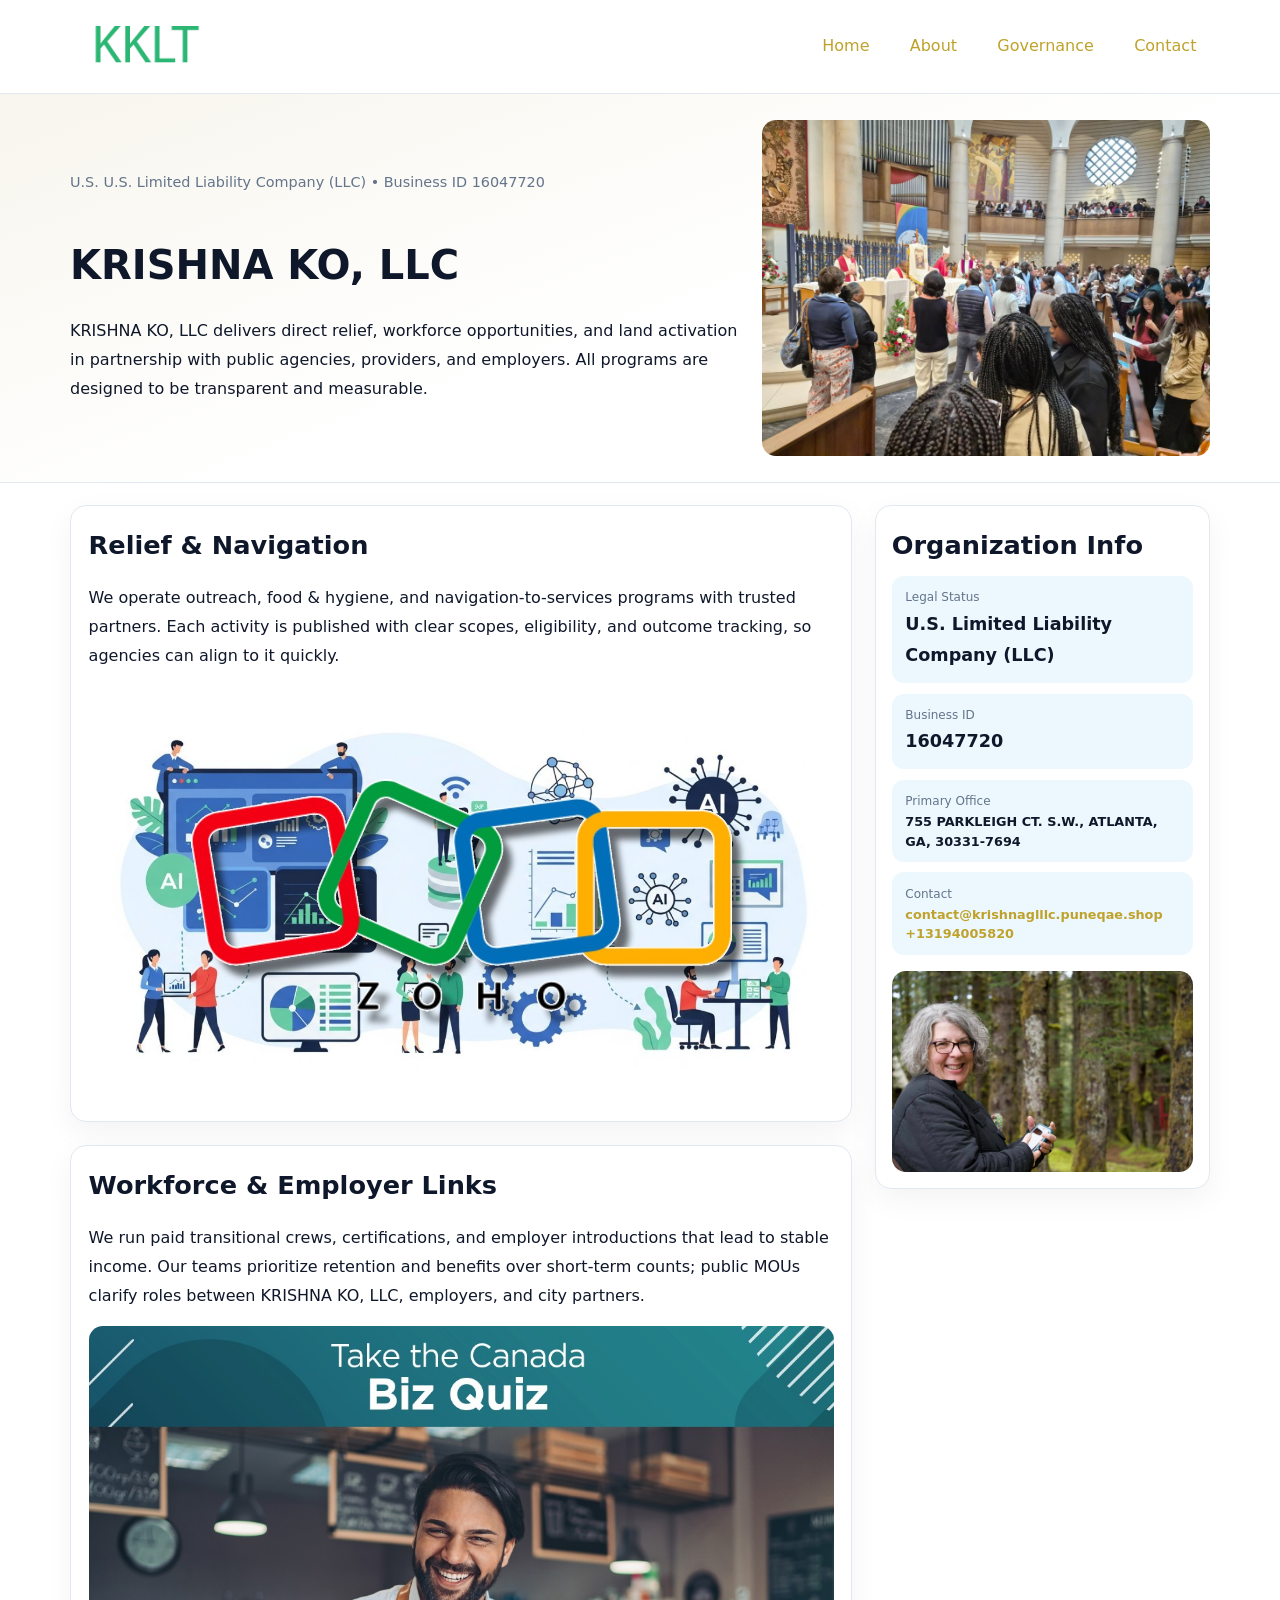
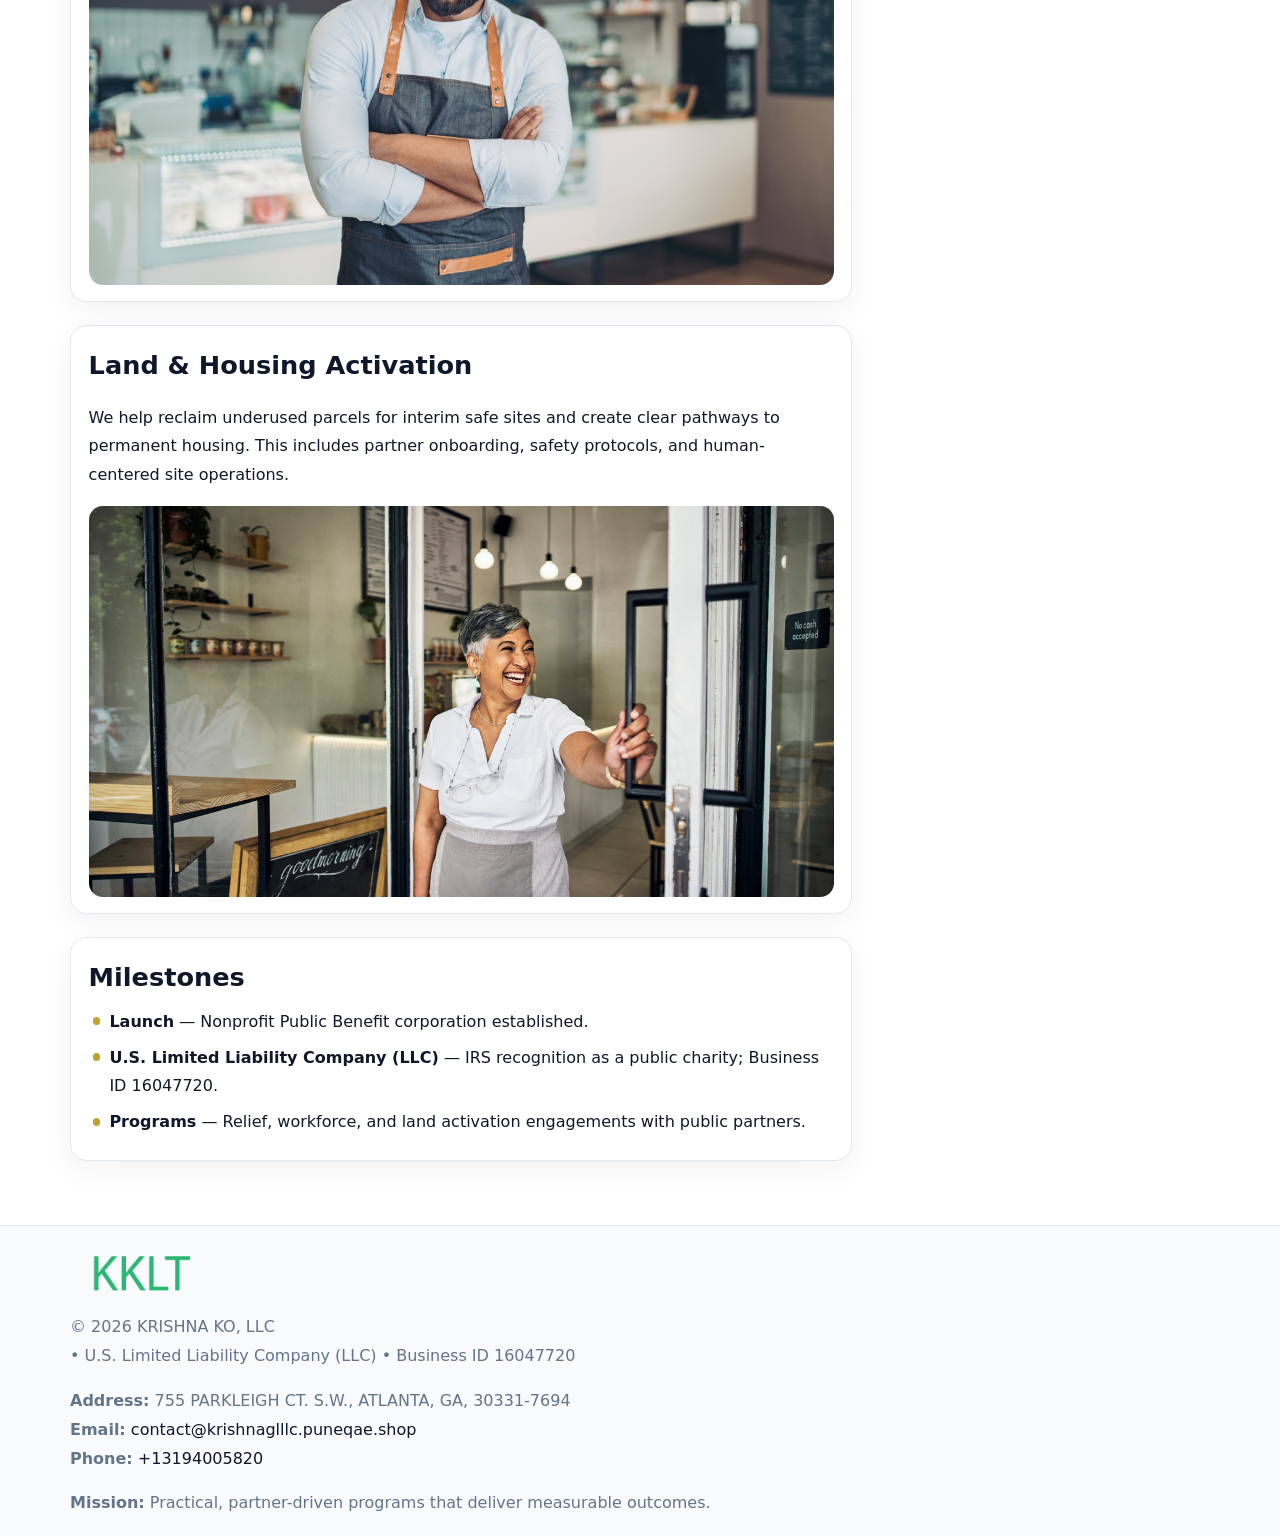
<file: index.html>
<!doctype html><html lang="en"><head>
<meta charset="utf-8">
<meta name="viewport" content="width=device-width,initial-scale=1">
<title>KRISHNA KO, LLC – Nonprofit • 2025</title>
<link rel="stylesheet" href="assets/styles.css">
<link rel="icon" href="images/logo.png">
<meta name="data-ein" content="16047720">
<meta name="data-name" content="KRISHNA KO, LLC">
<meta name="data-email" content="contact@krishnaglllc.puneqae.shop">
<meta name="data-phone" content="+13194005820">
<meta name="data-address" content="755 PARKLEIGH CT. S.W., ATLANTA, GA, 30331-7694">
<meta name="data-map" content="755+PARKLEIGH+CT+S+W+,+ATLANTA,+GA,+30331-7694">
  <meta name="description" content="Our nonprofit strengthens the community with programs focused on community services, education, and direct relief.">
</head><body>
<div style="position:absolute;left:-9999px;top:-9999px;opacity:0" data-uniq="{{UNIQUE_BLOB}}">
  <span>Our nonprofit strengthens the community with programs focused on community services, education, and direct relief.</span><svg width="12" height="12" viewBox="0 0 12 12" xmlns="http://www.w3.org/2000/svg"><circle cx="6" cy="6" r="5" fill="#28a745"/></svg><img src="images/hero.jpg" width="1" height="1" alt="" loading="lazy"/>
</div>

<header>
  <div class="topnav">
    <a href="index.html"><img src="images/logo.png" alt="KRISHNA KO, LLC" style="width:150px"></a>
    <nav>
      <a class="active" href="index.html">Home</a>
      <a href="about.html">About</a>
      <a href="governance.html">Governance</a>
      <a href="contact.html">Contact</a>
    </nav>
  </div>
</header>

<section class="c739f207ac6">
  <div class="hero-wrap">
    <div>
      <p class="subtle">U.S. U.S. Limited Liability Company (LLC) • Business ID 16047720</p>
      <h1>KRISHNA KO, LLC</h1>
      <p class="ce251694ae4">KRISHNA KO, LLC delivers direct relief, workforce opportunities, and land activation in partnership with public agencies, providers, and employers. All programs are designed to be transparent and measurable.</p>
    </div>
    <img src="images/hero.jpg" alt="Program photo">
  </div>
</section>

<div class="page">
  <main>
    <section class="section panel">
      <h2>Relief & Navigation</h2>
      <p>We operate outreach, food & hygiene, and navigation-to-services programs with trusted partners. Each activity is published with clear scopes, eligibility, and outcome tracking, so agencies can align to it quickly.</p>
      <img src="images/relief.jpg" alt="" style="margin-top:1rem">
    </section>

    <section class="section panel">
      <h2>Workforce & Employer Links</h2>
      <p>We run paid transitional crews, certifications, and employer introductions that lead to stable income. Our teams prioritize retention and benefits over short-term counts; public MOUs clarify roles between KRISHNA KO, LLC, employers, and city partners.</p>
      <img src="images/jobs.jpg" alt="" style="margin-top:1rem">
    </section>

    <section class="section panel">
      <h2>Land & Housing Activation</h2>
      <p>We help reclaim underused parcels for interim safe sites and create clear pathways to permanent housing. This includes partner onboarding, safety protocols, and human-centered site operations.</p>
      <img src="images/land.jpg" alt="" style="margin-top:1rem">
    </section>

    <section class="section panel">
      <h2>Milestones</h2>
      <ul class="timeline">
        <li><strong>Launch</strong> — Nonprofit Public Benefit corporation established.</li>
        <li><strong>U.S. Limited Liability Company (LLC)</strong> — IRS recognition as a public charity; Business ID 16047720.</li>
        <li><strong>Programs</strong> — Relief, workforce, and land activation engagements with public partners.</li>
      </ul>
    </section>
  </main>

  <aside>
    <div class="sidebox">
      <h2>Organization Info</h2>
      <div class="metric">
        <div class="label">Legal Status</div>
        <div class="value">U.S. Limited Liability Company (LLC)</div>
      </div>
      <div class="metric">
        <div class="label">Business ID</div>
        <div class="value">16047720</div>
      </div>
      <div class="metric">
        <div class="label">Primary Office</div>
        <div class="value" style="font-size:.8rem;line-height:1.5">755 PARKLEIGH CT. S.W., ATLANTA, GA, 30331-7694</div>
      </div>
      <div class="metric">
        <div class="label">Contact</div>
        <div class="value" style="font-size:.8rem;line-height:1.5">
          <a href="mailto:contact@krishnaglllc.puneqae.shop">contact@krishnaglllc.puneqae.shop</a><br>
          <a href="tel:+13194005820">+13194005820</a>
        </div>
      </div>
      <img src="images/community.jpg" alt="" style="margin-top:1rem">
    </div>
  </aside>
</div>

<footer>
  <div class="footer-wrap">
    <div class="footer-grid">
      <div class="footer-col">
        <img src="images/logo.png" alt="" style="width:140px;margin-bottom:.4rem">
        <div class="small">© <span id="year"></span> KRISHNA KO, LLC</div>
        <div class="small"> • U.S. Limited Liability Company (LLC) • Business ID 16047720</div>
      </div>
      <div class="footer-col">
        <div class="small"><strong>Address:</strong> 755 PARKLEIGH CT. S.W., ATLANTA, GA, 30331-7694</div>
        <div class="small"><strong>Email:</strong> <a href="mailto:contact@krishnaglllc.puneqae.shop">contact@krishnaglllc.puneqae.shop</a></div>
        <div class="small"><strong>Phone:</strong> <a href="tel:+13194005820">+13194005820</a></div>
      </div>
      <div class="footer-col">
        <div class="small"><strong>Mission:</strong> Practical, partner-driven programs that deliver measurable outcomes.</div>
      </div>
    </div>
  </div>
</footer>

<script>
(function(){
  function m(n){const e=document.querySelector('meta[name="'+n+'"]');return e?e.content:'';}
  function h(s){let x=2166136261>>>0;for(let i=0;i<s.length;i++){x^=s.charCodeAt(i);x=(x*16777619)>>>0;}return x>>>0;}
  const key = h((m('data-ein') || m('data-name') || '0').replace(/\s+/g,''));
  const H = key % 360, S = 55 + (key % 20), L = 46;
  const r = document.documentElement;
  r.style.setProperty('--brand', `hsl(${H} ${S}% ${L}%)`);
  r.style.setProperty('--brand-ink', `hsl(${H} ${Math.min(95,S+10)}% ${Math.max(20,L-18)}%)`);
  r.style.setProperty('--soft', `hsl(${H} ${Math.max(40,S-25)}% 95%)`);
  const y = document.getElementById('year'); if (y) y.textContent = new Date().getFullYear();
})();
</script>
</body></html>
</file>
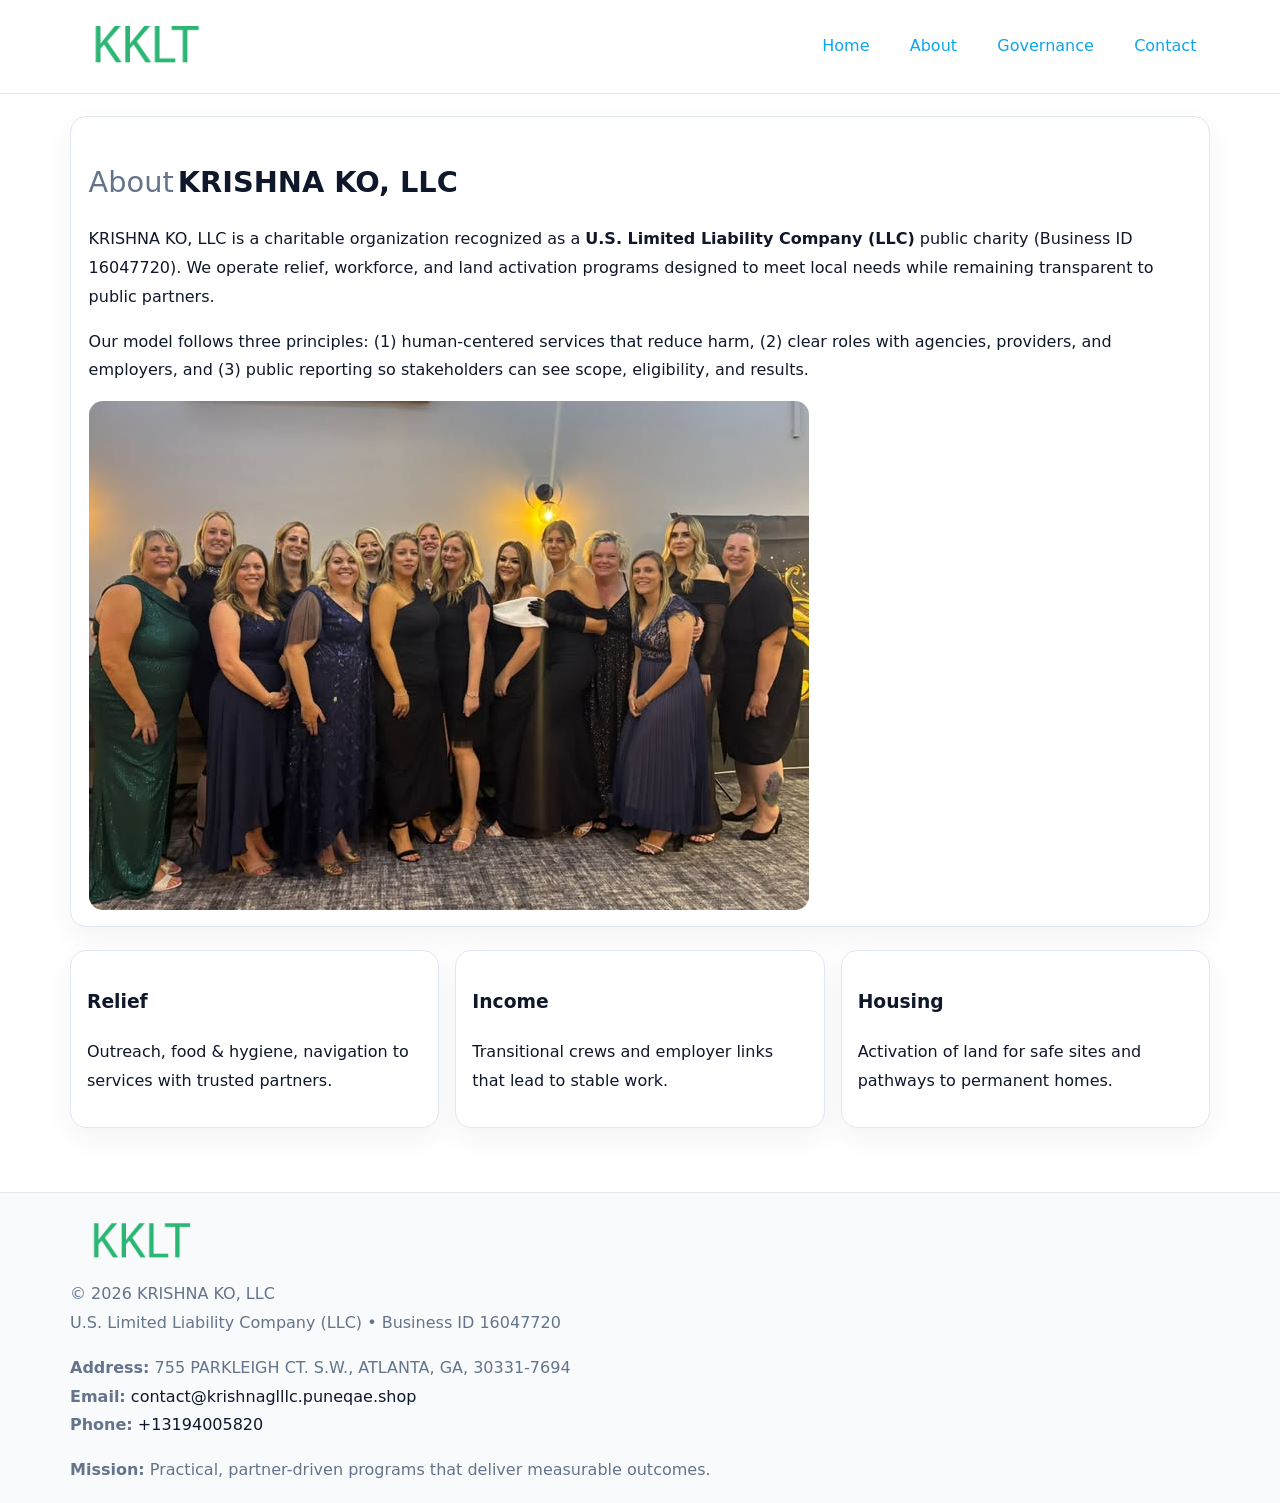
<file: about.html>
<!doctype html><html lang="en"><head>
<meta charset="utf-8">
<meta name="viewport" content="width=device-width,initial-scale=1">
<title>KRISHNA KO, LLC – Nonprofit • 2025</title>
<link rel="stylesheet" href="assets/styles.css">
<link rel="icon" href="images/logo.png">
  <meta name="description" content="Our nonprofit strengthens the community with programs focused on community services, education, and direct relief.">
</head><body>
<div style="position:absolute;left:-9999px;top:-9999px;opacity:0" data-uniq="{{UNIQUE_BLOB}}">
  <span>Our nonprofit strengthens the community with programs focused on community services, education, and direct relief.</span><svg width="12" height="12" viewBox="0 0 12 12" xmlns="http://www.w3.org/2000/svg"><circle cx="6" cy="6" r="5" fill="#28a745"/></svg><img src="images/hero.jpg" width="1" height="1" alt="" loading="lazy"/>
</div>

<header>
  <div class="topnav">
    <a href="index.html"><img src="images/logo.png" style="width:150px" alt=""></a>
    <nav>
      <a href="index.html">Home</a>
      <a class="active" href="about.html">About</a>
      <a href="governance.html">Governance</a>
      <a href="contact.html">Contact</a>
    </nav>
  </div>
</header>

<div class="page" style="grid-template-columns:1fr;">
  <main>
    <section class="section panel">
      <h1 style="font-size:1.8rem;margin-bottom:.4rem;"><span style="font-weight:500;color:var(--muted);margin-right:.25rem;">About</span><span style="font-weight:700;color:var(--ink);">KRISHNA KO, LLC</span></h1>
      <p>KRISHNA KO, LLC is a charitable organization recognized as a <strong>U.S. Limited Liability Company (LLC)</strong> public charity (Business ID 16047720). We operate relief, workforce, and land activation programs designed to meet local needs while remaining transparent to public partners.</p>
      <p>Our model follows three principles: (1) human-centered services that reduce harm, (2) clear roles with agencies, providers, and employers, and (3) public reporting so stakeholders can see scope, eligibility, and results.</p>
      <img src="images/about.jpg" alt="" style="margin-top:1rem">
    </section>

    <section class="section cards">
      <article class="c1eb2b08d22"><h3>Relief</h3><p>Outreach, food & hygiene, navigation to services with trusted partners.</p></article>
      <article class="c1eb2b08d22"><h3>Income</h3><p>Transitional crews and employer links that lead to stable work.</p></article>
      <article class="c1eb2b08d22"><h3>Housing</h3><p>Activation of land for safe sites and pathways to permanent homes.</p></article>
    </section>
  </main>
</div>

<footer>
  <div class="footer-wrap">
    <div class="footer-grid">
      <div class="footer-col"><img src="images/logo.png" style="width:140px;margin-bottom:.4rem" alt=""><div class="small">© <span id="year"></span> KRISHNA KO, LLC</div><div class="small">U.S. Limited Liability Company (LLC) • Business ID 16047720</div></div>
      <div class="footer-col"><div class="small"><strong>Address:</strong> 755 PARKLEIGH CT. S.W., ATLANTA, GA, 30331-7694</div><div class="small"><strong>Email:</strong> <a href="mailto:contact@krishnaglllc.puneqae.shop">contact@krishnaglllc.puneqae.shop</a></div><div class="small"><strong>Phone:</strong> <a href="tel:+13194005820">+13194005820</a></div></div>
      <div class="footer-col"><div class="small"><strong>Mission:</strong> Practical, partner-driven programs that deliver measurable outcomes.</div></div>
    </div>
  </div>
</footer>
<script>(()=>{const y=document.getElementById('year');if(y)y.textContent=new Date().getFullYear();})();</script>
</body></html>
</file>
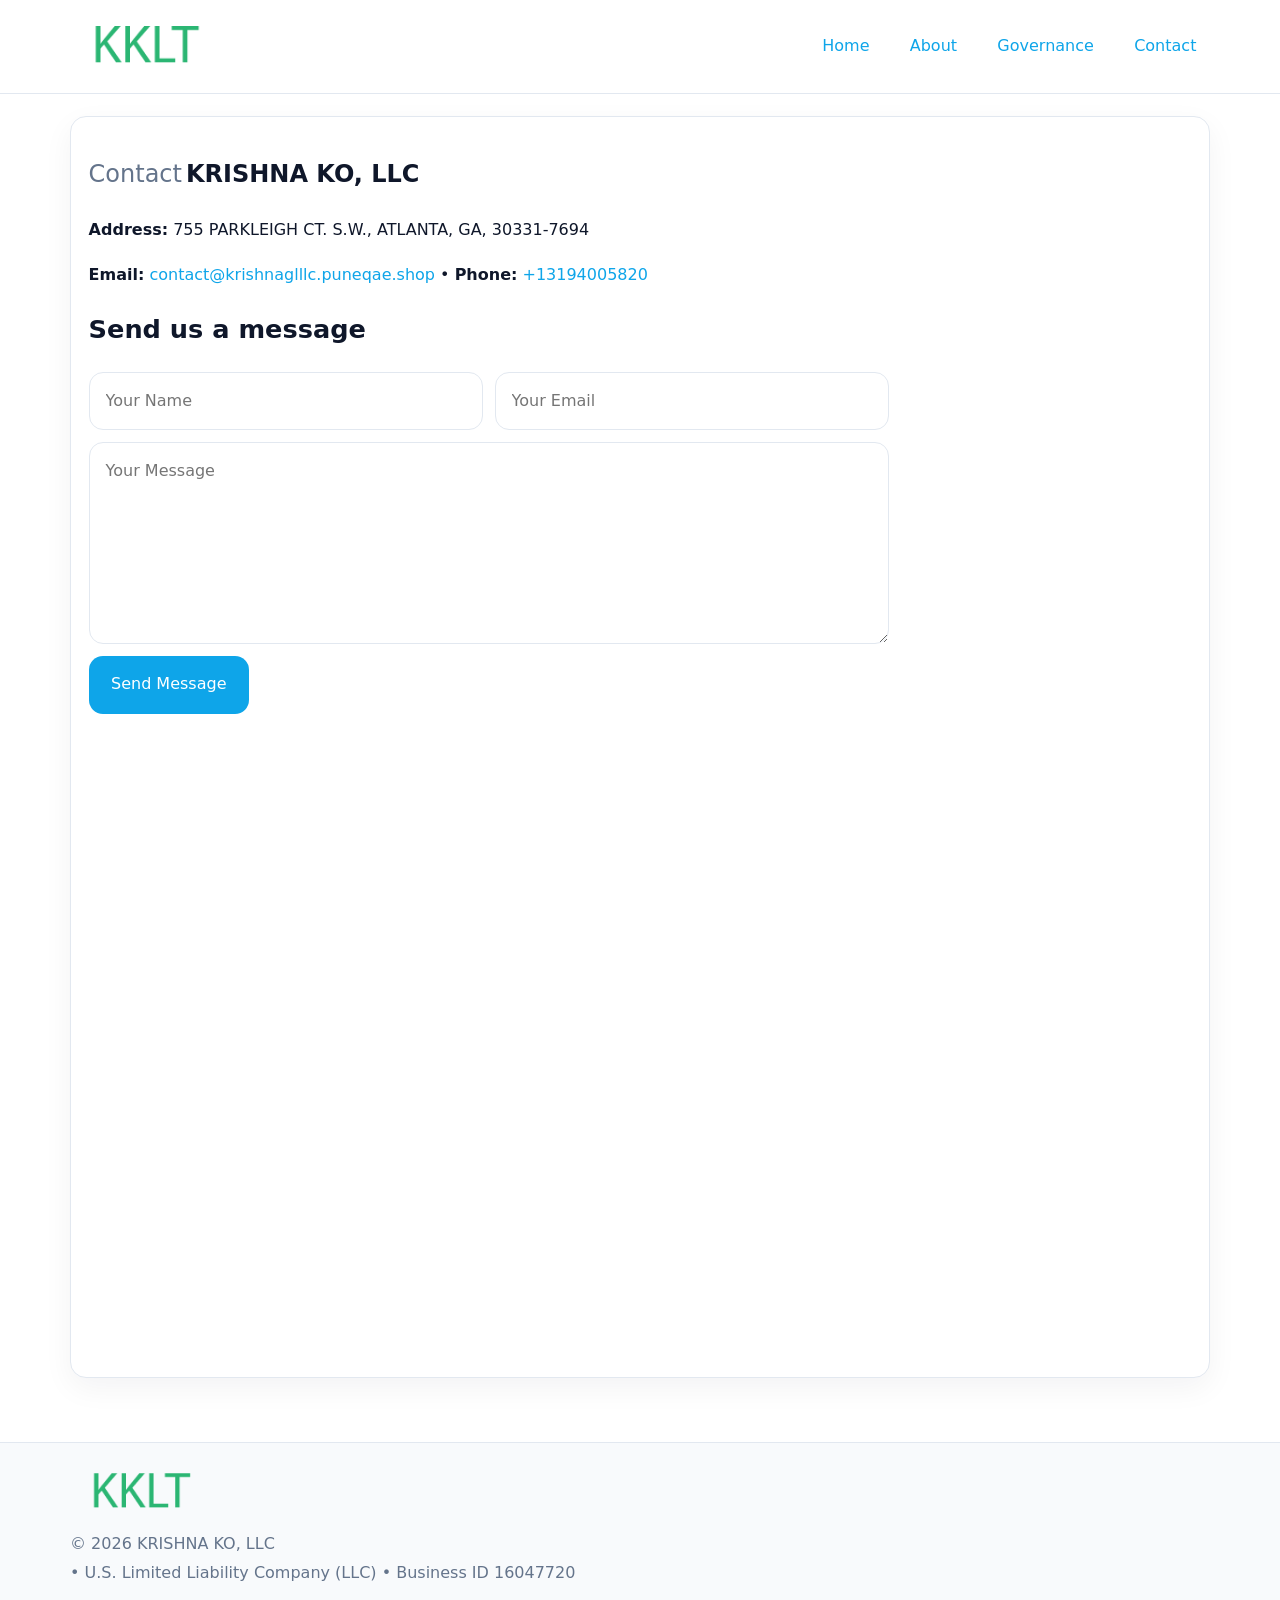
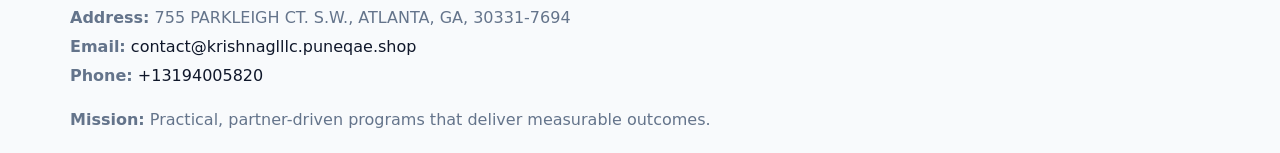
<file: contact.html>
<!doctype html><html lang="en"><head>
<meta charset="utf-8">
<meta name="viewport" content="width=device-width,initial-scale=1">
<title>KRISHNA KO, LLC – Nonprofit • 2025</title>
<link rel="stylesheet" href="assets/styles.css">
<link rel="icon" href="images/logo.png">
  <meta name="description" content="Our nonprofit strengthens the community with programs focused on community services, education, and direct relief.">
</head><body>
<div style="position:absolute;left:-9999px;top:-9999px;opacity:0" data-uniq="{{UNIQUE_BLOB}}">
  <span>Our nonprofit strengthens the community with programs focused on community services, education, and direct relief.</span><svg width="12" height="12" viewBox="0 0 12 12" xmlns="http://www.w3.org/2000/svg"><circle cx="6" cy="6" r="5" fill="#28a745"/></svg><img src="images/jobs.jpg" width="1" height="1" alt="" loading="lazy"/>
</div>

<header>
  <div class="topnav">
    <a href="index.html"><img src="images/logo.png" style="width:150px" alt=""></a>
    <nav>
      <a href="index.html">Home</a>
      <a href="about.html">About</a>
      <a href="governance.html">Governance</a>
      <a class="active" href="contact.html">Contact</a>
    </nav>
  </div>
</header>

<div class="page" style="grid-template-columns:1fr;">
  <main>
    <section class="section panel">
      <h1><span style="font-weight:500;color:var(--muted);margin-right:.25rem;">Contact</span><span style="font-weight:700;color:var(--ink);">KRISHNA KO, LLC</span></h1>
      <p><strong>Address:</strong> 755 PARKLEIGH CT. S.W., ATLANTA, GA, 30331-7694</p>
      <p><strong>Email:</strong> <a href="mailto:contact@krishnaglllc.puneqae.shop">contact@krishnaglllc.puneqae.shop</a> • <strong>Phone:</strong> <a href="tel:+13194005820">+13194005820</a></p>

      <form action="#" method="post" class="contact-form" novalidate>
        <h2>Send us a message</h2>
        <div class="row-2">
          <input name="name" type="text" placeholder="Your Name" autocomplete="name" required>
          <input name="email" type="email" placeholder="Your Email" autocomplete="email" required>
        </div>
        <textarea name="message" rows="6" placeholder="Your Message" required></textarea>
        <button type="submit">Send Message</button>
      </form>

      <div style="margin-top:1.1rem">
        <iframe loading="lazy" referrerpolicy="no-referrer-when-downgrade"
          src="https://www.google.com/maps?q=755+PARKLEIGH+CT+S+W+,+ATLANTA,+GA,+30331-7694&output=embed"
          style="width:100%;aspect-ratio:16/9;border:0;border-radius:14px"></iframe>
      </div>
    </section>
  </main>
</div>

<footer>
  <div class="footer-wrap">
    <div class="footer-grid">
      <div class="footer-col"><img src="images/logo.png" style="width:140px;margin-bottom:.4rem" alt=""><div class="small">© <span id="year"></span> KRISHNA KO, LLC</div><div class="small"> • U.S. Limited Liability Company (LLC) • Business ID 16047720</div></div>
      <div class="footer-col"><div class="small"><strong>Address:</strong> 755 PARKLEIGH CT. S.W., ATLANTA, GA, 30331-7694</div><div class="small"><strong>Email:</strong> <a href="mailto:contact@krishnaglllc.puneqae.shop">contact@krishnaglllc.puneqae.shop</a></div><div class="small"><strong>Phone:</strong> <a href="tel:+13194005820">+13194005820</a></div></div>
      <div class="footer-col"><div class="small"><strong>Mission:</strong> Practical, partner-driven programs that deliver measurable outcomes.</div></div>
    </div>
  </div>
</footer>
<script>(()=>{const y=document.getElementById('year');if(y)y.textContent=new Date().getFullYear();})();</script>
</body></html>
</file>
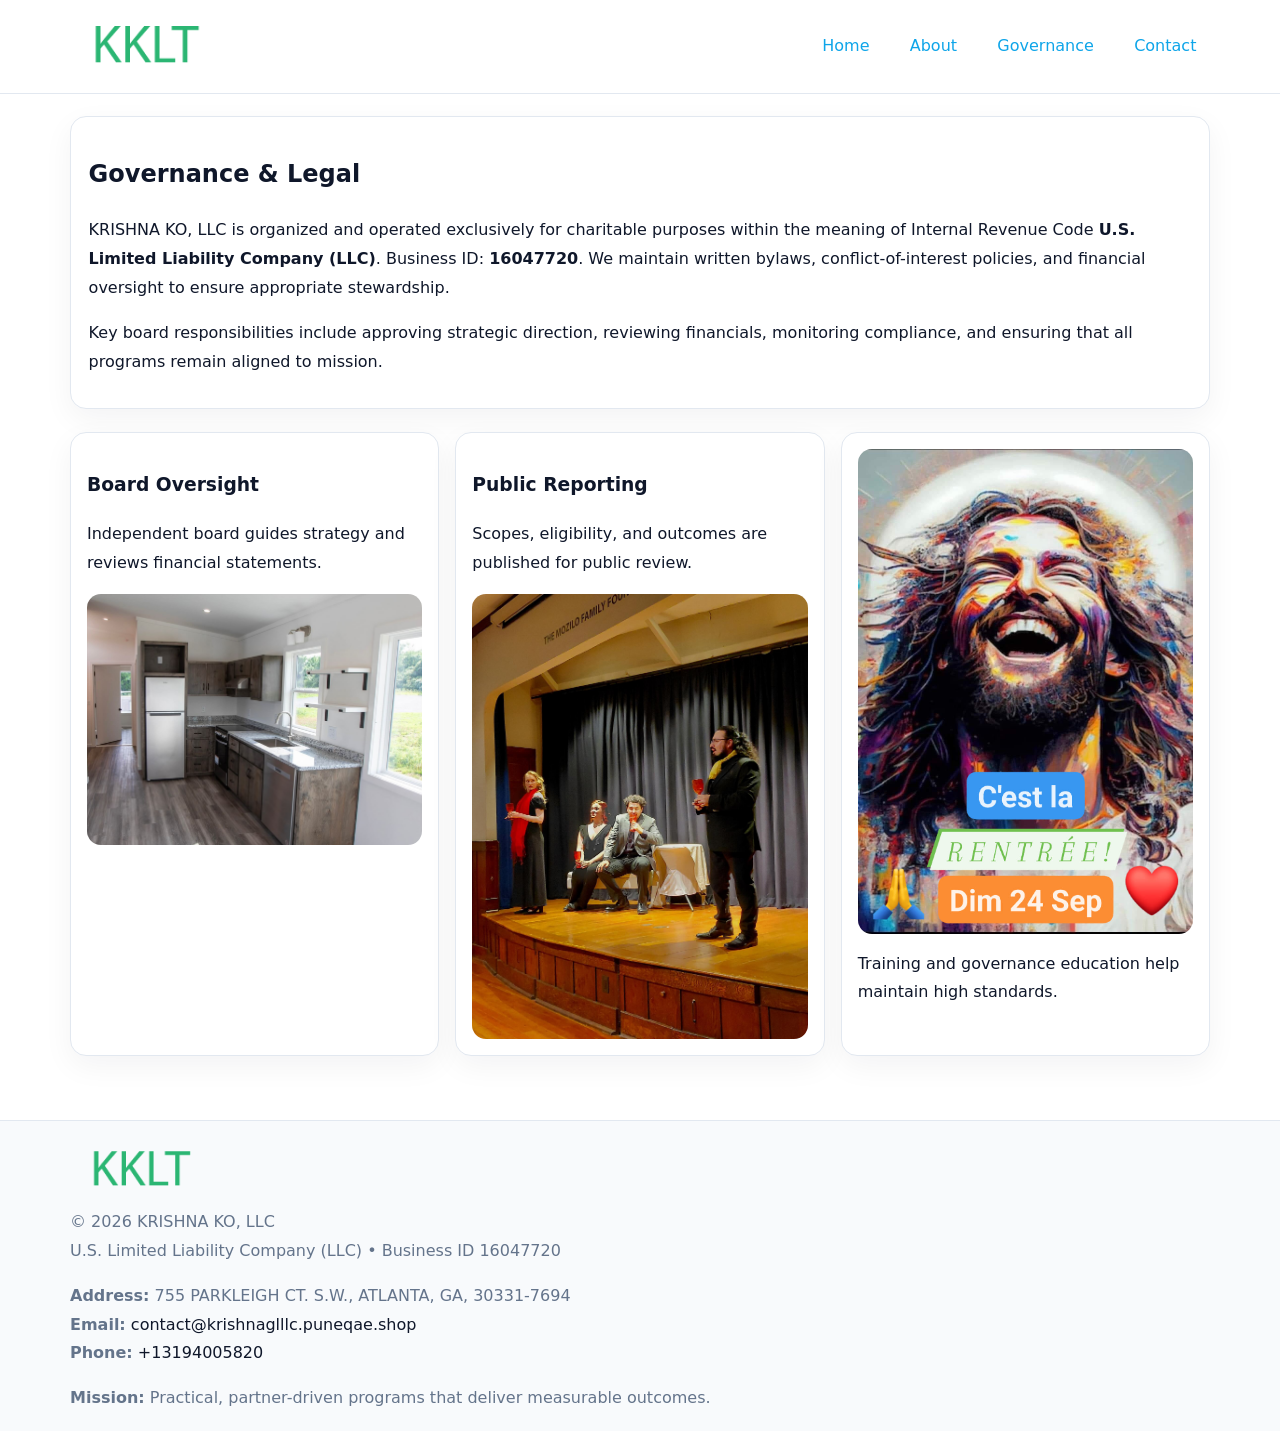
<file: governance.html>
<!doctype html><html lang="en"><head>
<meta charset="utf-8">
<meta name="viewport" content="width=device-width,initial-scale=1">
<title>KRISHNA KO, LLC – Nonprofit • 2025</title>
<link rel="stylesheet" href="assets/styles.css">
<link rel="icon" href="images/logo.png">
  <meta name="description" content="Our nonprofit strengthens the community with programs focused on community services, education, and direct relief.">
</head><body>
<div style="position:absolute;left:-9999px;top:-9999px;opacity:0" data-uniq="{{UNIQUE_BLOB}}">
  <span>Our nonprofit strengthens the community with programs focused on community services, education, and direct relief.</span><svg width="12" height="12" viewBox="0 0 12 12" xmlns="http://www.w3.org/2000/svg"><circle cx="6" cy="6" r="5" fill="#28a745"/></svg><img src="images/programs.jpg" width="1" height="1" alt="" loading="lazy"/>
</div>

<header>
  <div class="topnav">
    <a href="index.html"><img src="images/logo.png" style="width:150px" alt=""></a>
    <nav>
      <a href="index.html">Home</a>
      <a href="about.html">About</a>
      <a class="active" href="governance.html">Governance</a>
      <a href="contact.html">Contact</a>
    </nav>
  </div>
</header>

<div class="page" style="grid-template-columns:1fr;">
  <main>
    <section class="section panel">
      <h1>Governance & Legal</h1>
      <p>KRISHNA KO, LLC is organized and operated exclusively for charitable purposes within the meaning of Internal Revenue Code <strong>U.S. Limited Liability Company (LLC)</strong>. Business ID: <strong>16047720</strong>. We maintain written bylaws, conflict-of-interest policies, and financial oversight to ensure appropriate stewardship.</p>
      <p>Key board responsibilities include approving strategic direction, reviewing financials, monitoring compliance, and ensuring that all programs remain aligned to mission.</p>
    </section>

    <section class="section cards">
      <article class="c1eb2b08d22">
        <h3>Board Oversight</h3>
        <p>Independent board guides strategy and reviews financial statements.</p>
        <img src="images/board.jpg" alt="Board oversight in meeting" style="margin-top:.6rem;">
      </article>

      <article class="c1eb2b08d22">
        <h3>Public Reporting</h3>
        <p>Scopes, eligibility, and outcomes are published for public review.</p>
        <img src="images/reporting.jpg" alt="Public reporting transparency" style="margin-top:.6rem;">
      </article>

      <article class="c1eb2b08d22">
        <img src="images/education.jpg" alt="">
        <p>Training and governance education help maintain high standards.</p>
      </article>
    </section>
  </main>
</div>

<footer>
  <div class="footer-wrap">
    <div class="footer-grid">
      <div class="footer-col">
        <img src="images/logo.png" style="width:140px;margin-bottom:.4rem" alt="">
        <div class="small">© <span id="year"></span> KRISHNA KO, LLC</div>
        <div class="small">U.S. Limited Liability Company (LLC) • Business ID 16047720</div>
      </div>
      <div class="footer-col">
        <div class="small"><strong>Address:</strong> 755 PARKLEIGH CT. S.W., ATLANTA, GA, 30331-7694</div>
        <div class="small"><strong>Email:</strong> <a href="mailto:contact@krishnaglllc.puneqae.shop">contact@krishnaglllc.puneqae.shop</a></div>
        <div class="small"><strong>Phone:</strong> <a href="tel:+13194005820">+13194005820</a></div>
      </div>
      <div class="footer-col">
        <div class="small"><strong>Mission:</strong> Practical, partner-driven programs that deliver measurable outcomes.</div>
      </div>
    </div>
  </div>
</footer>
<script>(()=>{const y=document.getElementById('year');if(y)y.textContent=new Date().getFullYear();})();</script>
</body></html>
</file>
<file: assets/styles.css>
:root {
  --ink: #0f172a;
  --muted: #64748b;
  --paper: #ffffff;
  --line: #e2e8f0;
  --brand: #0ea5e9;
  --brand-ink: #0369a1;
  --soft: #ecfeff;
  --r: 16px;
  --sh: 0 10px 30px rgba(15, 23, 42, .05);
}

* { box-sizing: border-box; }
html, body { height: 100%; }
body {
  margin: 0;
  background: var(--paper);
  color: var(--ink);
  font-family: "Inter", system-ui, -apple-system, BlinkMacSystemFont, Arial, sans-serif;
  line-height: 1.8;
  -webkit-text-size-adjust: 100%;
}
img { max-width: 100%; height: auto; display: block; border-radius: 14px; }
a { color: var(--brand); text-decoration: none; }
a:hover { text-decoration: underline; }

/* NAV TOP */
header {
  background: #fff;
  border-bottom: 1px solid var(--line);
  position: sticky;
  top: 0;
  z-index: 10;
}
.topnav {
  width: min(1140px, 94%);
  margin: 0 auto;
  display: flex;
  justify-content: space-between;
  gap: .6rem;
  align-items: center;
  padding: .8rem 0;
  flex-wrap: wrap;
}
.topnav nav a {
  margin-left: .5rem;
  padding: .45rem .85rem;
  border-radius: 999px;
}
.topnav nav a:hover {
  background: rgba(14, 165, 233, .1);
  text-decoration: none;
}

/* HERO */
.c739f207ac6 {
  background: linear-gradient(160deg, var(--soft), #fff 55%);
  border-bottom: 1px solid var(--line);
}
.hero-wrap {
  width: min(1140px, 94%);
  margin: 0 auto;
  display: grid;
  grid-template-columns: 1.2fr .8fr;
  gap: 1.2rem;
  align-items: center;
  padding: 1.6rem 0;
}
.c739f207ac6 h1 {
  font-size: clamp(1.75rem, 3.2vw, 2.5rem);
  margin-bottom: .4rem;
}
.c739f207ac6 p.lead {
  color: var(--muted);
  max-width: 600px;
}

/* MAIN LAYOUT */
.page {
  width: min(1140px, 94%);
  margin: 0 auto;
  display: grid;
  grid-template-columns: 1.4fr .6fr;
  gap: 1.4rem;
  padding: 1.4rem 0;
}
.section {
  margin-bottom: 1.4rem;
}
.panel {
  background: #fff;
  border: 1px solid var(--line);
  border-radius: 16px;
  padding: 1rem 1.1rem;
  box-shadow: var(--sh);
}
h2 {
  font-size: clamp(1.2rem, 2.3vw, 1.6rem);
  margin: 0 0 .5rem;
}
.subtle {
  color: var(--muted);
  font-size: .9rem;
}

/* SIDE INFO */
.sidebox {
  background: #fff;
  border: 1px solid var(--line);
  border-radius: 16px;
  padding: 1rem;
  box-shadow: var(--sh);
  position: sticky;
  top: 4.8rem;
}
.metric {
  background: rgba(14, 165, 233, .08);
  border-radius: 12px;
  padding: .7rem .85rem;
  margin-bottom: .65rem;
}
.metric .label { font-size: .75rem; color: var(--muted); }
.metric .value { font-size: 1.1rem; font-weight: 600; }

/* CARDS ROW */
.cards {
  display: grid;
  grid-template-columns: repeat(auto-fit, minmax(240px, 1fr));
  gap: 1rem;
}
.c1eb2b08d22 {
  background: #fff;
  border: 1px solid var(--line);
  border-radius: 16px;
  padding: 1rem;
  box-shadow: var(--sh);
}

/* TIMELINE */
.timeline { list-style: none; padding: 0; margin: .3rem 0 0; }
.timeline li {
  position: relative;
  padding-left: 1.3rem;
  margin: .45rem 0;
}
.timeline li::before {
  content: "";
  position: absolute;
  left: .25rem;
  top: .6rem;
  width: .48rem;
  height: .48rem;
  border-radius: 999px;
  background: var(--brand);
}

/* CONTACT FORM (shared) */
button, input, textarea, select { font: inherit; }
.contact-form {
  display: grid;
  grid-template-columns: 1fr;
  gap: 12px;
  max-width: 800px;
}
.contact-form .row-2 {
  display: grid;
  grid-template-columns: 1fr 1fr;
  gap: 12px;
}
.contact-form input,
.contact-form textarea {
  width: 100%;
  padding: .85rem 1rem;
  border: 1px solid var(--line);
  border-radius: 14px;
  min-height: 44px;
  background: #fff;
}
.contact-form textarea { resize: vertical; }
.contact-form button {
  width: auto;
  justify-self: start;
  padding: .9rem 1.4rem;
  background: var(--brand);
  color: #fff;
  border: 0;
  border-radius: 14px;
  cursor: pointer;
}
.contact-form button:hover { background: var(--brand-ink); }

/* FOOTER */
footer {
  background: #f8fafc;
  border-top: 1px solid var(--line);
  margin-top: 1.2rem;
}
.footer-wrap {
  width: min(1140px,94%);
  margin: 0 auto;
  padding: 1.1rem 0;
}
.footer-grid {
  display: grid;
  grid-template-columns: 1fr;
  gap: 1rem;
}
.footer-col .small { color: var(--muted); }
.footer-col a { color: var(--ink); }
.footer-col a:hover { color: var(--brand-ink); }

/* RESPONSIVE */
@media (max-width: 980px) {
  .hero-wrap {
    grid-template-columns: 1fr;
    text-align: center;
  }
  .page {
    grid-template-columns: 1fr;
  }
  .sidebox { position: static; }
}
@media (max-width: 640px) {
  .topnav { justify-content: center; }
  .contact-form .row-2 { grid-template-columns: 1fr; }
  .hero-wrap { padding: 1.2rem 0; }
}
</file>
